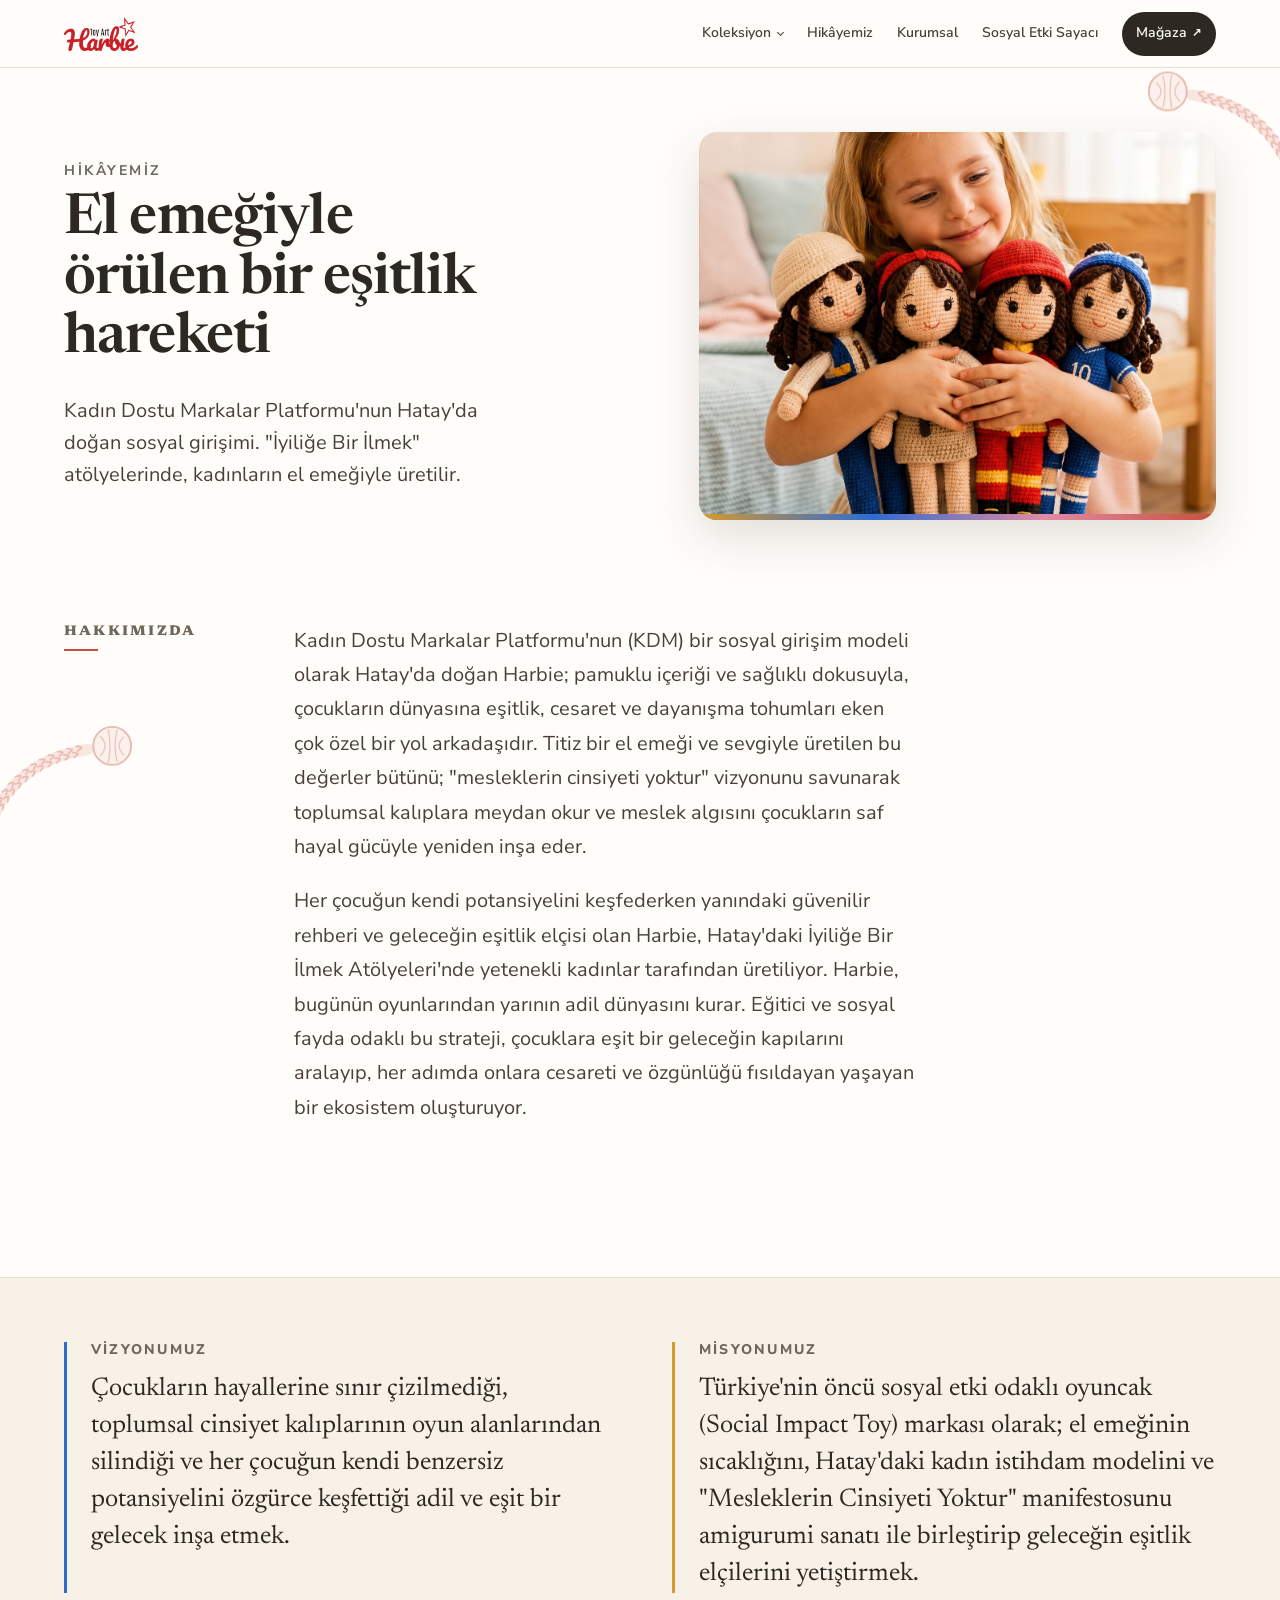
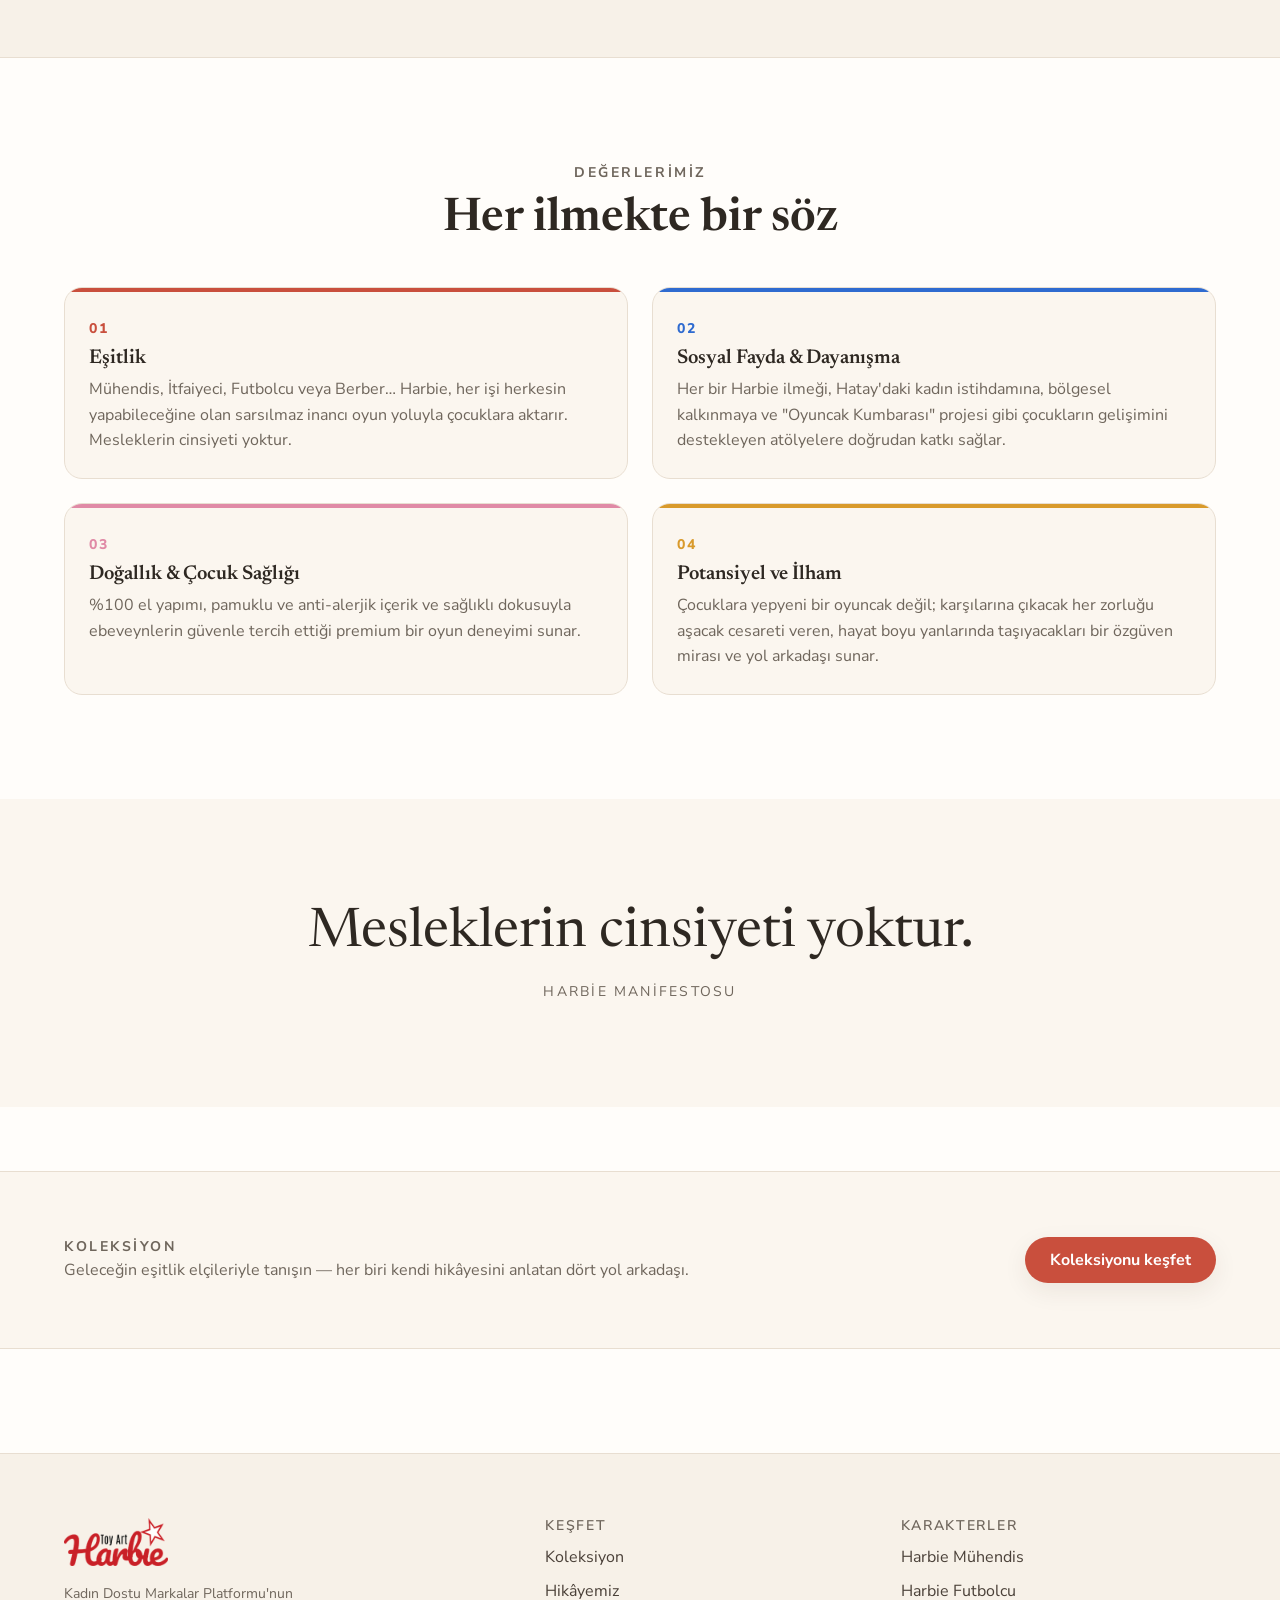
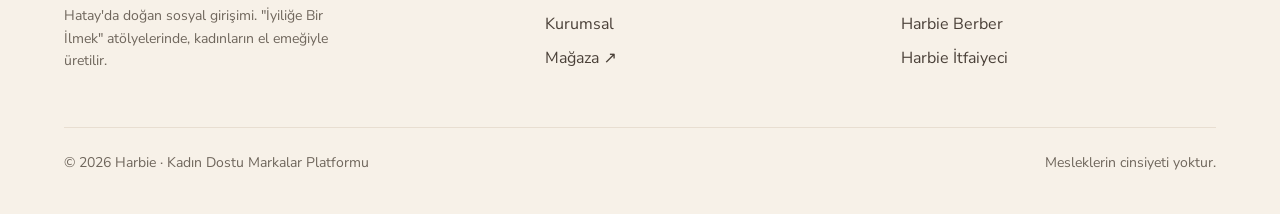
<file: hikayemiz.html>
<!DOCTYPE html>
<html lang="tr">
<head>
<meta charset="UTF-8">
<meta name="viewport" content="width=device-width, initial-scale=1">
<script>document.documentElement.classList.add('js')</script>
<title>Hikâyemiz — Harbie</title>
<meta name="description" content="Kadın Dostu Markalar Platformu'nun Hatay'da doğan sosyal girişimi Harbie'nin hikâyesi, vizyonu, misyonu ve değerleri.">
<meta name="robots" content="noindex">
<link rel="icon" href="assets/brand/favicon.png" sizes="any">
<link rel="apple-touch-icon" href="assets/brand/apple-touch-icon.png">
<link rel="preconnect" href="https://fonts.googleapis.com">
<link rel="preconnect" href="https://fonts.gstatic.com" crossorigin>
<link href="https://fonts.googleapis.com/css2?family=Newsreader:ital,opsz,wght@0,6..72,400;0,6..72,600;1,6..72,400&family=Nunito+Sans:wght@400;600;700;800&display=swap" rel="stylesheet">
<link rel="stylesheet" href="css/tokens.css">
<link rel="stylesheet" href="css/base.css">
<link rel="stylesheet" href="css/components.css">
<link rel="stylesheet" href="css/pages.css">
</head>
<body>

<header class="site-nav">
  <div class="container">
    <a class="nav-logo" href="index.html"><img src="assets/brand/harbie-logo.png" alt="Harbie Toy Art" width="990" height="457"></a>
    <nav class="nav-links">
      <span class="nav-item">
        <a href="index.html#koleksiyon">Koleksiyon</a>
        <span class="nav-menu">
          <a href="karakter-muhendis.html" style="--k:var(--k-muhendis)"><img src="assets/v3/img/nav/muhendis.jpg" alt="" width="132" height="176" loading="lazy"><span><b>Harbie Mühendis</b><i>İnşaat Sahası</i></span></a>
          <a href="karakter-futbolcu.html" style="--k:var(--k-futbolcu)"><img src="assets/v3/img/nav/futbolcu.jpg" alt="" width="132" height="176" loading="lazy"><span><b>Harbie Futbolcu</b><i>Saha</i></span></a>
          <a href="karakter-berber.html" style="--k:var(--k-berber)"><img src="assets/v3/img/nav/berber.jpg" alt="" width="132" height="176" loading="lazy"><span><b>Harbie Berber</b><i>Kuaför Salonu</i></span></a>
          <a href="karakter-itfaiyeci.html" style="--k:var(--k-itfaiyeci)"><img src="assets/v3/img/nav/itfaiyeci.jpg" alt="" width="132" height="176" loading="lazy"><span><b>Harbie İtfaiyeci</b><i>İtfaiye İstasyonu</i></span></a>
        </span>
      </span>
      <a href="hikayemiz.html">Hikâyemiz</a>
      <a href="kurumsal.html">Kurumsal</a>
      <a href="index.html#ses">Sosyal Etki Sayacı</a>
      <a class="nav-shop" href="https://shop.harbies.com" target="_blank" rel="noopener">Mağaza</a>
    </nav>
    <button class="nav-burger" data-burger aria-label="Menü" aria-expanded="false" aria-controls="mobile-menu"><span></span><span></span><span></span></button>
  </div>
</header>
<nav class="mobile-menu" id="mobile-menu" data-mobile-menu aria-label="Mobil menü">
  <a href="index.html#koleksiyon">Koleksiyon</a>
  <a class="mobile-sub" href="karakter-muhendis.html">Harbie Mühendis</a>
  <a class="mobile-sub" href="karakter-futbolcu.html">Harbie Futbolcu</a>
  <a class="mobile-sub" href="karakter-berber.html">Harbie Berber</a>
  <a class="mobile-sub" href="karakter-itfaiyeci.html">Harbie İtfaiyeci</a>
  <a href="hikayemiz.html">Hikâyemiz</a>
  <a href="kurumsal.html">Kurumsal</a>
  <a href="index.html#ses">Sosyal Etki Sayacı</a>
  <a class="nav-shop" href="https://shop.harbies.com" target="_blank" rel="noopener">Mağaza ↗</a>
</nav>

<main>
  <!-- ==================== GİRİŞ ==================== -->
  <section class="page-hero container reveal">
    <div class="page-hero-copy">
      <p class="kicker">Hikâyemiz</p>
      <h1>El emeğiyle örülen bir eşitlik hareketi</h1>
      <p class="page-hero-lead">Kadın Dostu Markalar Platformu'nun Hatay'da doğan sosyal girişimi. "İyiliğe Bir İlmek" atölyelerinde, kadınların el emeğiyle üretilir.</p>
    </div>
    <div class="page-hero-media">
      <img src="assets/v3/img/lifestyle-kucak.jpg" alt="Harbie bebeğini kucaklayan çocuk" loading="lazy">
    </div>
  </section>

  <!-- ==================== HAKKIMIZDA ==================== -->
  <section class="container reveal" style="padding-block:var(--space-4)" data-yarn="sag">
    <div class="story">
      <h2 class="story-label">Hakkımızda</h2>
      <div class="story-body">
        <p>Kadın Dostu Markalar Platformu'nun (KDM) bir sosyal girişim modeli olarak Hatay'da doğan Harbie; pamuklu içeriği ve sağlıklı dokusuyla, çocukların dünyasına eşitlik, cesaret ve dayanışma tohumları eken çok özel bir yol arkadaşıdır. Titiz bir el emeği ve sevgiyle üretilen bu değerler bütünü; "mesleklerin cinsiyeti yoktur" vizyonunu savunarak toplumsal kalıplara meydan okur ve meslek algısını çocukların saf hayal gücüyle yeniden inşa eder.</p>
        <p>Her çocuğun kendi potansiyelini keşfederken yanındaki güvenilir rehberi ve geleceğin eşitlik elçisi olan Harbie, Hatay'daki İyiliğe Bir İlmek Atölyeleri'nde yetenekli kadınlar tarafından üretiliyor. Harbie, bugünün oyunlarından yarının adil dünyasını kurar. Eğitici ve sosyal fayda odaklı bu strateji, çocuklara eşit bir geleceğin kapılarını aralayıp, her adımda onlara cesareti ve özgünlüğü fısıldayan yaşayan bir ekosistem oluşturuyor.</p>
      </div>
    </div>
  </section>

  <div class="knit-divider" aria-hidden="true"></div>

  <!-- ==================== VİZYON & MİSYON ==================== -->
  <section class="vm-band reveal">
    <div class="container vm-grid">
      <div class="vm-item" style="--k:var(--k-futbolcu)">
        <h2>Vizyonumuz</h2>
        <p>Çocukların hayallerine sınır çizilmediği, toplumsal cinsiyet kalıplarının oyun alanlarından silindiği ve her çocuğun kendi benzersiz potansiyelini özgürce keşfettiği adil ve eşit bir gelecek inşa etmek.</p>
      </div>
      <div class="vm-item" style="--k:var(--k-muhendis)">
        <h2>Misyonumuz</h2>
        <p>Türkiye'nin öncü sosyal etki odaklı oyuncak (Social Impact Toy) markası olarak; el emeğinin sıcaklığını, Hatay'daki kadın istihdam modelini ve "Mesleklerin Cinsiyeti Yoktur" manifestosunu amigurumi sanatı ile birleştirip geleceğin eşitlik elçilerini yetiştirmek.</p>
      </div>
    </div>
  </section>

  <!-- ==================== DEĞERLERİMİZ ==================== -->
  <section class="container reveal" style="padding-block:var(--space-4)" data-yarn="sol">
    <div style="text-align:center;max-width:56ch;margin-inline:auto">
      <p class="kicker">Değerlerimiz</p>
      <h2>Her ilmekte bir söz</h2>
    </div>
    <div class="card-grid card-grid--2">
      <div class="num-card" style="--k:var(--k-itfaiyeci)">
        <span class="num">01</span>
        <h3>Eşitlik</h3>
        <p>Mühendis, İtfaiyeci, Futbolcu veya Berber… Harbie, her işi herkesin yapabileceğine olan sarsılmaz inancı oyun yoluyla çocuklara aktarır. Mesleklerin cinsiyeti yoktur.</p>
      </div>
      <div class="num-card" style="--k:var(--k-futbolcu)">
        <span class="num">02</span>
        <h3>Sosyal Fayda &amp; Dayanışma</h3>
        <p>Her bir Harbie ilmeği, Hatay'daki kadın istihdamına, bölgesel kalkınmaya ve "Oyuncak Kumbarası" projesi gibi çocukların gelişimini destekleyen atölyelere doğrudan katkı sağlar.</p>
      </div>
      <div class="num-card" style="--k:var(--k-berber)">
        <span class="num">03</span>
        <h3>Doğallık &amp; Çocuk Sağlığı</h3>
        <p>%100 el yapımı, pamuklu ve anti-alerjik içerik ve sağlıklı dokusuyla ebeveynlerin güvenle tercih ettiği premium bir oyun deneyimi sunar.</p>
      </div>
      <div class="num-card" style="--k:var(--k-muhendis)">
        <span class="num">04</span>
        <h3>Potansiyel ve İlham</h3>
        <p>Çocuklara yepyeni bir oyuncak değil; karşılarına çıkacak her zorluğu aşacak cesareti veren, hayat boyu yanlarında taşıyacakları bir özgüven mirası ve yol arkadaşı sunar.</p>
      </div>
    </div>
  </section>

  <!-- ==================== MANİFESTO ALINTISI ==================== -->
  <section class="pull-quote reveal">
    <div class="container">
      <blockquote>Mesleklerin cinsiyeti yoktur.</blockquote>
      <cite>Harbie Manifestosu</cite>
    </div>
  </section>

  <section class="corp-strip reveal">
    <div class="container">
      <div>
        <p class="kicker">Koleksiyon</p>
        <p>Geleceğin eşitlik elçileriyle tanışın — her biri kendi hikâyesini anlatan dört yol arkadaşı.</p>
      </div>
      <a class="btn btn-primary" href="index.html#koleksiyon">Koleksiyonu keşfet</a>
    </div>
  </section>
</main>

<footer class="site-footer">
  <div class="container">
    <div class="footer-grid">
      <div class="footer-brand">
        <a class="nav-logo" href="index.html"><img src="assets/brand/harbie-logo.png" alt="Harbie Toy Art" width="990" height="457"></a>
        <p>Kadın Dostu Markalar Platformu'nun Hatay'da doğan sosyal girişimi. "İyiliğe Bir İlmek" atölyelerinde, kadınların el emeğiyle üretilir.</p>
      </div>
      <div class="footer-col">
        <h4>Keşfet</h4>
        <a href="index.html#koleksiyon">Koleksiyon</a>
        <a href="hikayemiz.html">Hikâyemiz</a>
        <a href="kurumsal.html">Kurumsal</a>
        <a href="https://shop.harbies.com" target="_blank" rel="noopener">Mağaza ↗</a>
      </div>
      <div class="footer-col">
        <h4>Karakterler</h4>
        <a href="karakter-muhendis.html">Harbie Mühendis</a>
        <a href="karakter-futbolcu.html">Harbie Futbolcu</a>
        <a href="karakter-berber.html">Harbie Berber</a>
        <a href="karakter-itfaiyeci.html">Harbie İtfaiyeci</a>
      </div>
    </div>
    <div class="footer-base">
      <span>© <span data-year>2026</span> Harbie · Kadın Dostu Markalar Platformu</span>
      <span>Mesleklerin cinsiyeti yoktur.</span>
    </div>
  </div>
</footer>

<script src="js/shell.js" defer></script>
<script src="js/vendor/gsap.min.js" defer></script>
<script src="js/vendor/ScrollTrigger.min.js" defer></script>
<script src="js/motion.js" defer></script>
<script src="js/yarn.js" defer></script>
</body>
</html>
</file>
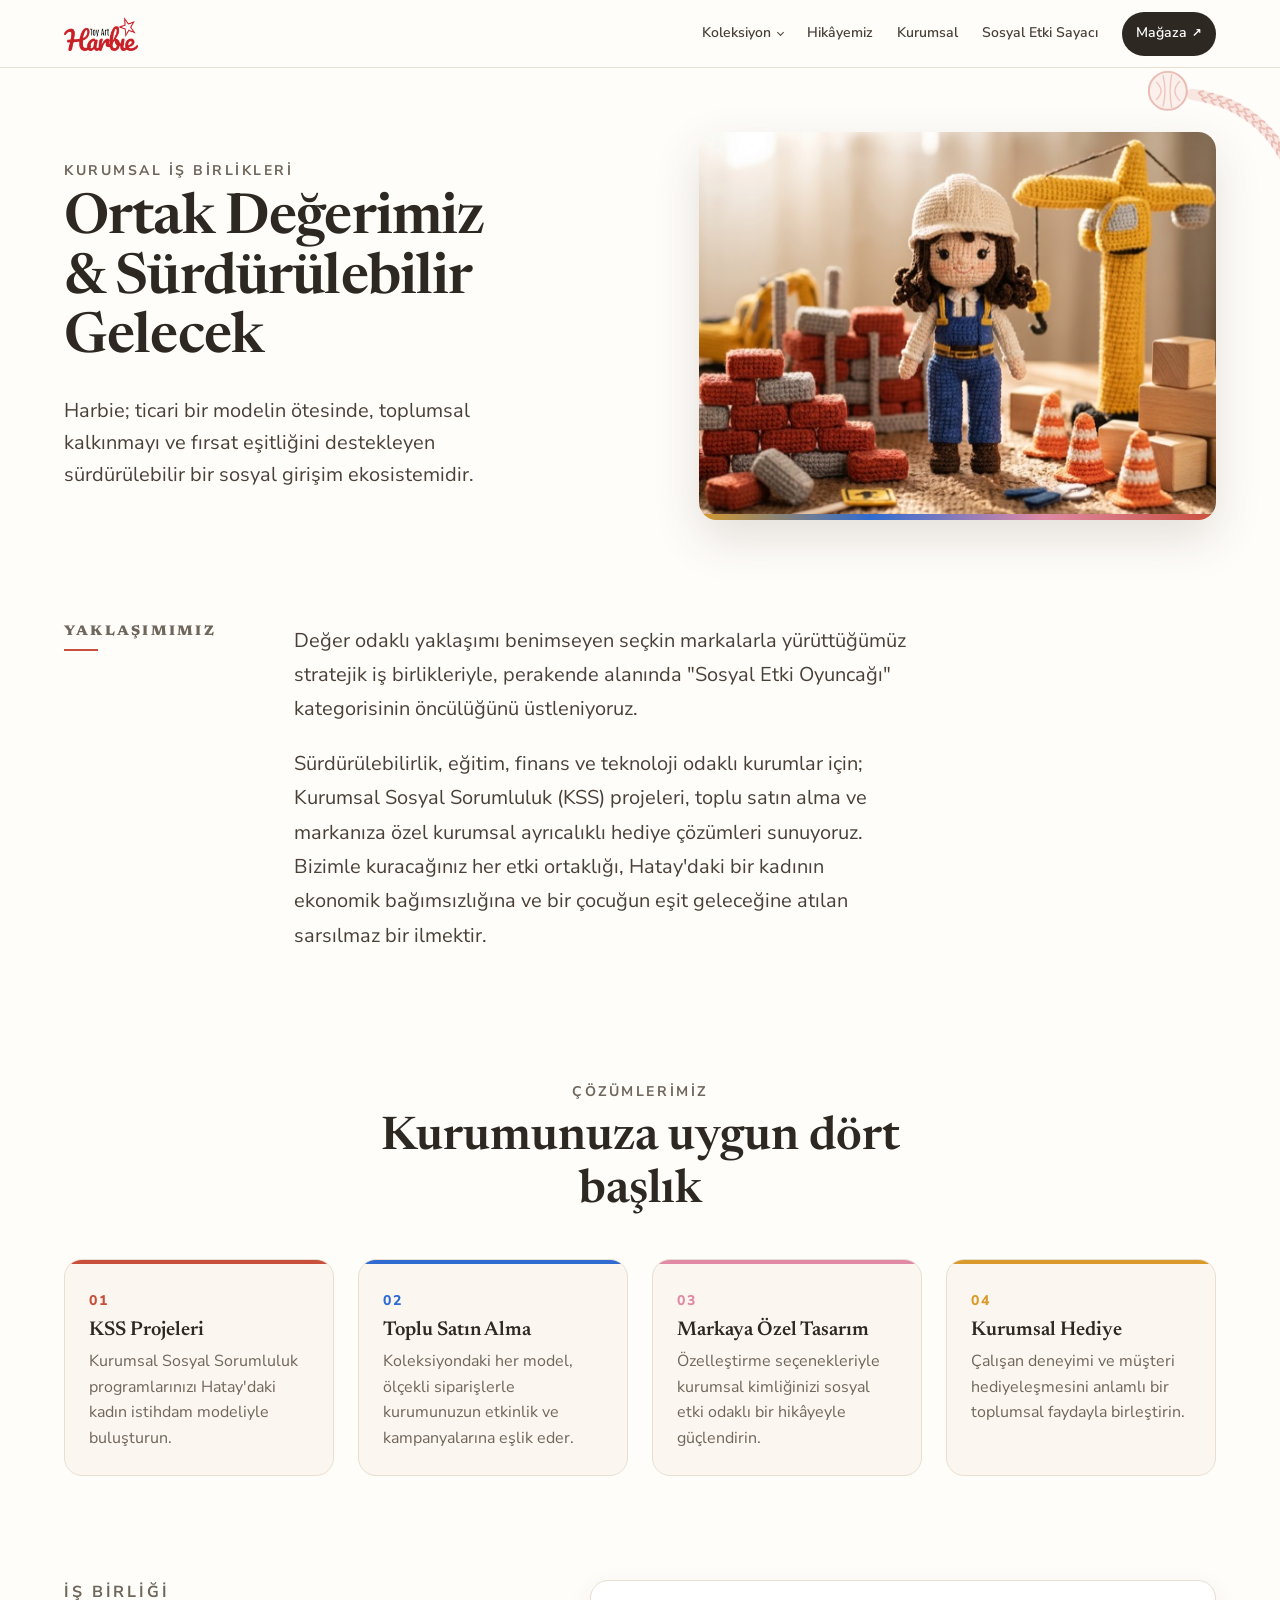
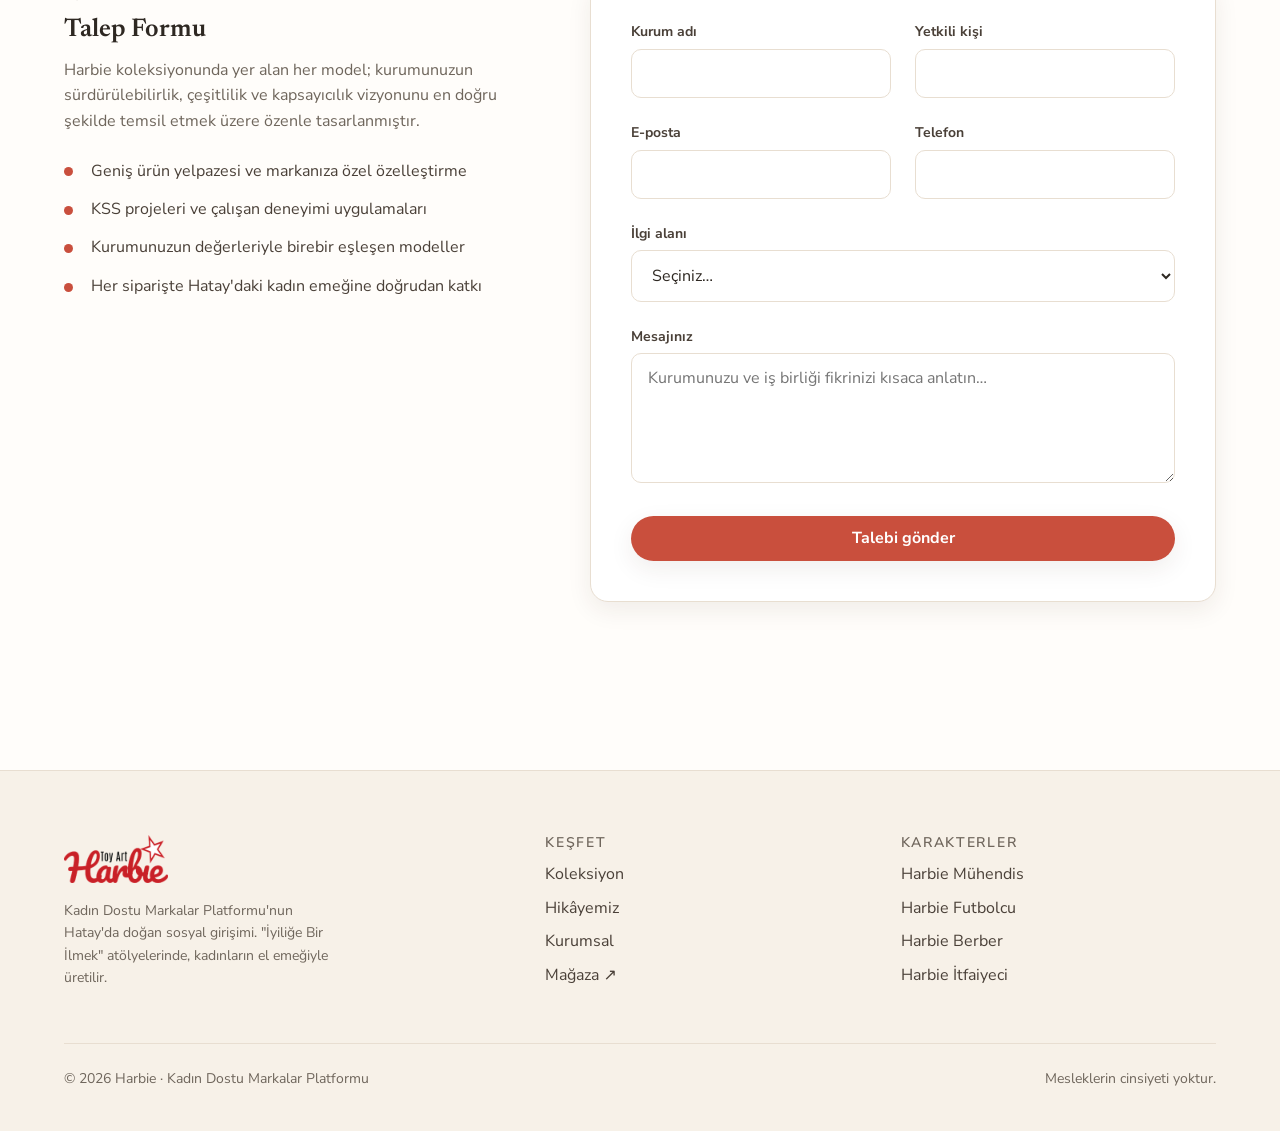
<file: kurumsal.html>
<!DOCTYPE html>
<html lang="tr">
<head>
<meta charset="UTF-8">
<meta name="viewport" content="width=device-width, initial-scale=1">
<script>document.documentElement.classList.add('js')</script>
<title>Kurumsal İş Birlikleri — Harbie</title>
<meta name="description" content="Harbie ile kurumsal iş birlikleri: KSS projeleri, toplu satın alma ve markanıza özel sosyal etki odaklı hediye çözümleri.">
<meta name="robots" content="noindex">
<link rel="icon" href="assets/brand/favicon.png" sizes="any">
<link rel="apple-touch-icon" href="assets/brand/apple-touch-icon.png">
<link rel="preconnect" href="https://fonts.googleapis.com">
<link rel="preconnect" href="https://fonts.gstatic.com" crossorigin>
<link href="https://fonts.googleapis.com/css2?family=Newsreader:ital,opsz,wght@0,6..72,400;0,6..72,600;1,6..72,400&family=Nunito+Sans:wght@400;600;700;800&display=swap" rel="stylesheet">
<link rel="stylesheet" href="css/tokens.css">
<link rel="stylesheet" href="css/base.css">
<link rel="stylesheet" href="css/components.css">
<link rel="stylesheet" href="css/pages.css">
</head>
<body>

<header class="site-nav">
  <div class="container">
    <a class="nav-logo" href="index.html"><img src="assets/brand/harbie-logo.png" alt="Harbie Toy Art" width="990" height="457"></a>
    <nav class="nav-links">
      <span class="nav-item">
        <a href="index.html#koleksiyon">Koleksiyon</a>
        <span class="nav-menu">
          <a href="karakter-muhendis.html" style="--k:var(--k-muhendis)"><img src="assets/v3/img/nav/muhendis.jpg" alt="" width="132" height="176" loading="lazy"><span><b>Harbie Mühendis</b><i>İnşaat Sahası</i></span></a>
          <a href="karakter-futbolcu.html" style="--k:var(--k-futbolcu)"><img src="assets/v3/img/nav/futbolcu.jpg" alt="" width="132" height="176" loading="lazy"><span><b>Harbie Futbolcu</b><i>Saha</i></span></a>
          <a href="karakter-berber.html" style="--k:var(--k-berber)"><img src="assets/v3/img/nav/berber.jpg" alt="" width="132" height="176" loading="lazy"><span><b>Harbie Berber</b><i>Kuaför Salonu</i></span></a>
          <a href="karakter-itfaiyeci.html" style="--k:var(--k-itfaiyeci)"><img src="assets/v3/img/nav/itfaiyeci.jpg" alt="" width="132" height="176" loading="lazy"><span><b>Harbie İtfaiyeci</b><i>İtfaiye İstasyonu</i></span></a>
        </span>
      </span>
      <a href="hikayemiz.html">Hikâyemiz</a>
      <a href="kurumsal.html">Kurumsal</a>
      <a href="index.html#ses">Sosyal Etki Sayacı</a>
      <a class="nav-shop" href="https://shop.harbies.com" target="_blank" rel="noopener">Mağaza</a>
    </nav>
    <button class="nav-burger" data-burger aria-label="Menü" aria-expanded="false" aria-controls="mobile-menu"><span></span><span></span><span></span></button>
  </div>
</header>
<nav class="mobile-menu" id="mobile-menu" data-mobile-menu aria-label="Mobil menü">
  <a href="index.html#koleksiyon">Koleksiyon</a>
  <a class="mobile-sub" href="karakter-muhendis.html">Harbie Mühendis</a>
  <a class="mobile-sub" href="karakter-futbolcu.html">Harbie Futbolcu</a>
  <a class="mobile-sub" href="karakter-berber.html">Harbie Berber</a>
  <a class="mobile-sub" href="karakter-itfaiyeci.html">Harbie İtfaiyeci</a>
  <a href="hikayemiz.html">Hikâyemiz</a>
  <a href="kurumsal.html">Kurumsal</a>
  <a href="index.html#ses">Sosyal Etki Sayacı</a>
  <a class="nav-shop" href="https://shop.harbies.com" target="_blank" rel="noopener">Mağaza ↗</a>
</nav>

<main>
  <!-- ==================== GIRIS ==================== -->
  <section class="page-hero container reveal">
    <div class="page-hero-copy">
      <p class="kicker">Kurumsal İş Birlikleri</p>
      <h1>Ortak Değerimiz &amp; Sürdürülebilir Gelecek</h1>
      <p class="page-hero-lead">Harbie; ticari bir modelin ötesinde, toplumsal kalkınmayı ve fırsat eşitliğini destekleyen sürdürülebilir bir sosyal girişim ekosistemidir.</p>
    </div>
    <div class="page-hero-media">
      <img src="assets/v3/img/g/muhendis-diorama.jpg" alt="Harbie Mühendis amigurumi sahnesi" loading="lazy">
    </div>
  </section>

  <!-- ==================== YAKLASIM ==================== -->
  <section class="container reveal" style="padding-block:var(--space-4)" data-yarn="sag">
    <div class="story">
      <h2 class="story-label">Yaklaşımımız</h2>
      <div class="story-body">
        <p>Değer odaklı yaklaşımı benimseyen seçkin markalarla yürüttüğümüz stratejik iş birlikleriyle, perakende alanında "Sosyal Etki Oyuncağı" kategorisinin öncülüğünü üstleniyoruz.</p>
        <p>Sürdürülebilirlik, eğitim, finans ve teknoloji odaklı kurumlar için; Kurumsal Sosyal Sorumluluk (KSS) projeleri, toplu satın alma ve markanıza özel kurumsal ayrıcalıklı hediye çözümleri sunuyoruz. Bizimle kuracağınız her etki ortaklığı, Hatay'daki bir kadının ekonomik bağımsızlığına ve bir çocuğun eşit geleceğine atılan sarsılmaz bir ilmektir.</p>
      </div>
    </div>
  </section>

  <div class="knit-divider" aria-hidden="true"></div>

  <!-- ==================== COZUMLER ==================== -->
  <section class="container reveal" style="padding-block:var(--space-4)">
    <div style="text-align:center;max-width:56ch;margin-inline:auto">
      <p class="kicker">Çözümlerimiz</p>
      <h2>Kurumunuza uygun dört başlık</h2>
    </div>
    <div class="card-grid card-grid--4">
      <div class="num-card" style="--k:var(--k-itfaiyeci)">
        <span class="num">01</span>
        <h3>KSS Projeleri</h3>
        <p>Kurumsal Sosyal Sorumluluk programlarınızı Hatay'daki kadın istihdam modeliyle buluşturun.</p>
      </div>
      <div class="num-card" style="--k:var(--k-futbolcu)">
        <span class="num">02</span>
        <h3>Toplu Satın Alma</h3>
        <p>Koleksiyondaki her model, ölçekli siparişlerle kurumunuzun etkinlik ve kampanyalarına eşlik eder.</p>
      </div>
      <div class="num-card" style="--k:var(--k-berber)">
        <span class="num">03</span>
        <h3>Markaya Özel Tasarım</h3>
        <p>Özelleştirme seçenekleriyle kurumsal kimliğinizi sosyal etki odaklı bir hikâyeyle güçlendirin.</p>
      </div>
      <div class="num-card" style="--k:var(--k-muhendis)">
        <span class="num">04</span>
        <h3>Kurumsal Hediye</h3>
        <p>Çalışan deneyimi ve müşteri hediyeleşmesini anlamlı bir toplumsal faydayla birleştirin.</p>
      </div>
    </div>
  </section>

  <!-- ==================== TALEP FORMU ==================== -->
  <section class="container reveal" style="padding-block:var(--space-5)">
    <div class="corp-layout">
      <div class="corp-aside">
        <p class="kicker">İş Birliği</p>
        <h2>Talep Formu</h2>
        <p>Harbie koleksiyonunda yer alan her model; kurumunuzun sürdürülebilirlik, çeşitlilik ve kapsayıcılık vizyonunu en doğru şekilde temsil etmek üzere özenle tasarlanmıştır.</p>
        <ul class="corp-points">
          <li>Geniş ürün yelpazesi ve markanıza özel özelleştirme</li>
          <li>KSS projeleri ve çalışan deneyimi uygulamaları</li>
          <li>Kurumunuzun değerleriyle birebir eşleşen modeller</li>
          <li>Her siparişte Hatay'daki kadın emeğine doğrudan katkı</li>
        </ul>
      </div>

      <div class="corp-form-wrap" style="margin:0;max-width:none">
        <div class="form-ok" data-form-ok tabindex="-1" role="status">
          Teşekkürler! Talebiniz alındı. Ekibimiz en kısa sürede sizinle iletişime geçecek.
        </div>
<form data-corp-form novalidate>
        <div class="form-row">
          <div class="form-field">
            <label for="kurum">Kurum adı</label>
            <input id="kurum" name="kurum" type="text" required autocomplete="organization">
          </div>
          <div class="form-field">
            <label for="yetkili">Yetkili kişi</label>
            <input id="yetkili" name="yetkili" type="text" required autocomplete="name">
          </div>
        </div>
        <div class="form-row">
          <div class="form-field">
            <label for="eposta">E-posta</label>
            <input id="eposta" name="eposta" type="email" required autocomplete="email">
          </div>
          <div class="form-field">
            <label for="telefon">Telefon</label>
            <input id="telefon" name="telefon" type="tel" autocomplete="tel">
          </div>
        </div>
        <div class="form-field">
          <label for="ilgi">İlgi alanı</label>
          <select id="ilgi" name="ilgi" required>
            <option value="">Seçiniz…</option>
            <option>Kurumsal Sosyal Sorumluluk (KSS) projesi</option>
            <option>Toplu satın alma</option>
            <option>Markaya özel tasarım</option>
            <option>Kurumsal hediye</option>
            <option>Diğer</option>
          </select>
        </div>
        <div class="form-field">
          <label for="mesaj">Mesajınız</label>
          <textarea id="mesaj" name="mesaj" placeholder="Kurumunuzu ve iş birliği fikrinizi kısaca anlatın…"></textarea>
        </div>
        <button type="submit" class="btn btn-primary" style="width:100%;justify-content:center">Talebi gönder</button>
      </form>
      </div>
    </div>
  </section>
</main>

<footer class="site-footer">
  <div class="container">
    <div class="footer-grid">
      <div class="footer-brand">
        <a class="nav-logo" href="index.html"><img src="assets/brand/harbie-logo.png" alt="Harbie Toy Art" width="990" height="457"></a>
        <p>Kadın Dostu Markalar Platformu'nun Hatay'da doğan sosyal girişimi. "İyiliğe Bir İlmek" atölyelerinde, kadınların el emeğiyle üretilir.</p>
      </div>
      <div class="footer-col">
        <h4>Keşfet</h4>
        <a href="index.html#koleksiyon">Koleksiyon</a>
        <a href="hikayemiz.html">Hikâyemiz</a>
        <a href="kurumsal.html">Kurumsal</a>
        <a href="https://shop.harbies.com" target="_blank" rel="noopener">Mağaza ↗</a>
      </div>
      <div class="footer-col">
        <h4>Karakterler</h4>
        <a href="karakter-muhendis.html">Harbie Mühendis</a>
        <a href="karakter-futbolcu.html">Harbie Futbolcu</a>
        <a href="karakter-berber.html">Harbie Berber</a>
        <a href="karakter-itfaiyeci.html">Harbie İtfaiyeci</a>
      </div>
    </div>
    <div class="footer-base">
      <span>© <span data-year>2026</span> Harbie · Kadın Dostu Markalar Platformu</span>
      <span>Mesleklerin cinsiyeti yoktur.</span>
    </div>
  </div>
</footer>

<script src="js/shell.js" defer></script>
<script src="js/form.js" defer></script>
<script src="js/vendor/gsap.min.js" defer></script>
<script src="js/vendor/ScrollTrigger.min.js" defer></script>
<script src="js/motion.js" defer></script>
<script src="js/yarn.js" defer></script>
</body>
</html>
</file>
<file: css/tokens.css>
/* ============================================================
   HARBIE v3 — Tasarım Tokenları
   ============================================================ */
:root{
  /* Zemin & mürekkep — premium beyaz alan (K4, docx) */
  --bg:#fffdfa;
  --bg-soft:#f7f1e8;
  --bg-tint:#fbf6ef;
  --ink:#2e2822;
  --ink-soft:#4a4038;
  --muted:#6f665c;
  --line:#e8ded1;
  --white:#ffffff;

  /* Karakter vurgu renkleri */
  --k-muhendis:#d99a2b;  /* hardal/kehribar — kıyafeti maviyle çakışmasın */
  --k-futbolcu:#2f6bd0;  /* mavi */
  --k-berber:#e08aa6;    /* pudra */
  --k-itfaiyeci:#c94f3d; /* kırmızı */
  --accent:var(--k-itfaiyeci);      /* varsayılan marka aksiyonu */
  --active-accent:var(--k-itfaiyeci); /* scroll ile geçişli aktif renk (motion.js) */

  /* Tipografi */
  --font-serif:"Newsreader",Georgia,"Times New Roman",serif;
  --font-sans:"Nunito Sans",-apple-system,BlinkMacSystemFont,system-ui,sans-serif;
  --step--1:.8rem;
  --step-0:.875rem;
  --step-1:1rem;
  --step-2:1.25rem;
  --step-3:1.6rem;
  --step-4:2.1rem;
  --step-5:2.9rem;
  --step-6:clamp(2.6rem,6vw,4.4rem);

  /* Boşluk & şekil */
  --space-1:.5rem;
  --space-2:1rem;
  --space-3:1.5rem;
  --space-4:2.5rem;
  --space-5:4rem;
  --space-6:6.5rem;
  --radius:18px;
  --radius-sm:10px;
  --radius-pill:999px;
  --shadow-card:0 18px 48px rgba(60,44,28,.14);
  --shadow-soft:0 8px 24px rgba(60,44,28,.08);
  --maxw:1200px;
  --nav-h:68px;

  /* Hareket */
  --ease:cubic-bezier(.2,.7,.3,1);
  --dur:.5s;
}
</file>
<file: css/base.css>
/* ============================================================
   HARBIE v3 — Base: reset, tipografi, nav, footer
   ============================================================ */
*,*::before,*::after{box-sizing:border-box}
html{-webkit-text-size-adjust:100%}
body{
  margin:0;
  background:var(--bg);
  color:var(--ink);
  font-family:var(--font-sans);
  font-size:var(--step-1);
  line-height:1.6;
  -webkit-font-smoothing:antialiased;
  overflow-x:hidden;
}
img,video{max-width:100%;display:block}
a{color:inherit;text-decoration:none}
h1,h2,h3,h4{font-family:var(--font-serif);font-weight:600;line-height:1.15;margin:0 0 .5em;color:var(--ink)}
h1{font-size:var(--step-6)}
h2{font-size:var(--step-5)}
h3{font-size:var(--step-4)}
p{margin:0 0 1em}
::selection{background:var(--accent);color:#fff}
:focus-visible{outline:2px solid var(--accent);outline-offset:3px;border-radius:4px}

.container{max-width:var(--maxw);margin-inline:auto;padding-inline:var(--space-3)}
.kicker{font-size:var(--step-0);letter-spacing:.18em;text-transform:uppercase;color:var(--muted);font-weight:700;margin:0 0 .6em}

/* ---------- Buton ---------- */
.btn{
  display:inline-flex;align-items:center;gap:.5em;
  padding:.72em 1.5em;border-radius:var(--radius-pill);
  font-family:var(--font-sans);font-size:var(--step-1);font-weight:700;line-height:1.25;
  cursor:pointer;border:1px solid transparent;
  transition:transform .2s var(--ease),background .2s var(--ease),box-shadow .2s var(--ease);
}
.btn:hover{transform:translateY(-2px)}
.btn-primary{background:var(--accent);color:#fff;box-shadow:var(--shadow-soft)}
.btn-primary:hover{box-shadow:0 12px 28px rgba(201,79,61,.32)}
.btn-ghost{background:transparent;color:var(--ink);border-color:rgba(46,40,34,.28)}
.btn-ghost:hover{border-color:var(--ink);background:rgba(46,40,34,.04)}

/* ---------- Nav ---------- */
.site-nav{
  position:sticky;top:0;z-index:50;height:var(--nav-h);
  display:flex;align-items:center;
  background:rgba(255,253,250,.82);
  backdrop-filter:saturate(1.4) blur(12px);
  -webkit-backdrop-filter:saturate(1.4) blur(12px);
  border-bottom:1px solid var(--line);
}
.site-nav .container{display:flex;align-items:center;gap:var(--space-3);width:100%}
.nav-logo{display:inline-flex;align-items:center;min-height:44px}
.nav-logo img{display:block;height:34px;width:auto}
.nav-links{display:flex;align-items:center;gap:var(--space-3);margin-left:auto}
.nav-links a{font-size:var(--step-0);font-weight:600;color:var(--ink-soft);transition:color .2s;
  display:inline-flex;align-items:center;min-height:44px}
.nav-links a:hover{color:var(--ink)}

/* ---------- Koleksiyon açılır menüsü ---------- */
.nav-item{position:relative;display:inline-flex}
.nav-item > a::after{
  content:"";width:5px;height:5px;margin-left:.5em;
  border-right:1.5px solid currentColor;border-bottom:1.5px solid currentColor;
  transform:translateY(-1px) rotate(45deg);transition:transform .25s var(--ease);
}
.nav-item:hover > a::after,
.nav-item:focus-within > a::after{transform:translateY(1px) rotate(225deg)}

.nav-menu{
  position:absolute;top:calc(100% + 14px);left:50%;
  transform:translateX(-50%) translateY(8px);
  min-width:290px;padding:.4rem;
  background:var(--white);border:1px solid var(--line);
  border-radius:var(--radius-sm);box-shadow:var(--shadow-card);
  display:grid;gap:2px;
  opacity:0;visibility:hidden;
  transition:opacity .22s var(--ease),transform .22s var(--ease),visibility .22s;
}
/* fare köprüsü: bağlantı ile panel arasındaki boşlukta menü kapanmasın */
.nav-menu::before{content:"";position:absolute;left:0;right:0;top:-16px;height:16px}
.nav-item:hover .nav-menu,
.nav-item:focus-within .nav-menu{
  opacity:1;visibility:visible;transform:translateX(-50%) translateY(0);
}
.nav-menu a{
  display:flex;align-items:center;gap:.75em;
  padding:.4rem .5rem;border-radius:8px;min-height:44px;
  color:var(--ink) !important;transition:background .18s var(--ease);
}
.nav-menu a:hover{background:var(--bg-tint)}
.nav-menu img{
  width:33px;height:44px;flex:none;border-radius:6px;
  object-fit:cover;background:var(--bg-tint);
}
.nav-menu b{display:block;font-size:var(--step-0);font-weight:700;line-height:1.25}
.nav-menu i{
  display:block;font-style:normal;font-size:var(--step--1);
  color:var(--muted);line-height:1.3;
}
.nav-menu a:hover b{color:var(--k,var(--accent))}
@media (prefers-reduced-motion:reduce){
  .nav-menu{transition:none}
  .nav-item > a::after{transition:none}
}
.nav-shop{
  display:inline-flex;align-items:center;gap:.35em;
  padding:.4em 1em;border-radius:var(--radius-pill);min-height:44px;
  background:var(--ink);color:#fff !important;
}
.nav-shop::after{content:"↗";font-size:.85em}
.nav-shop:hover{background:var(--accent)}
.nav-burger{display:none;margin-left:auto;width:40px;height:40px;border:0;background:none;cursor:pointer;flex-direction:column;justify-content:center;gap:5px}
.nav-burger span{display:block;height:2px;width:22px;background:var(--ink);margin-inline:auto;transition:transform .3s var(--ease),opacity .2s}
.nav-burger.open span:nth-child(1){transform:translateY(7px) rotate(45deg)}
.nav-burger.open span:nth-child(2){opacity:0}
.nav-burger.open span:nth-child(3){transform:translateY(-7px) rotate(-45deg)}

/* Mobil menü */
.mobile-menu{
  position:fixed;inset:var(--nav-h) 0 0 0;z-index:49;
  background:var(--bg);
  display:flex;flex-direction:column;gap:var(--space-2);
  padding:var(--space-4) var(--space-3);
  transform:translateX(100%);transition:transform .35s var(--ease);
  visibility:hidden;
}
.mobile-menu.open{transform:translateX(0);visibility:visible}
.mobile-menu a{font-family:var(--font-serif);font-size:var(--step-3);color:var(--ink);padding-block:.3em;border-bottom:1px solid var(--line)}
.mobile-menu .mobile-sub{
  font-size:var(--step-2);color:var(--ink-soft);
  padding-left:var(--space-2);border-bottom-style:dashed;
}

@media (max-width:860px){
  .nav-links{display:none}
  .nav-burger{display:flex}
}

/* ---------- Footer ---------- */
.site-footer{
  margin-top:var(--space-6);
  background:var(--bg-soft);
  border-top:1px solid var(--line);
  padding-block:var(--space-5) var(--space-4);
}
.footer-grid{display:grid;grid-template-columns:1.4fr 1fr 1fr;gap:var(--space-4)}
.footer-brand .nav-logo img{height:48px}
.footer-brand p{color:var(--muted);font-size:var(--step-0);max-width:34ch;margin-top:.6em}
.footer-col h4{font-family:var(--font-sans);font-size:var(--step-0);letter-spacing:.12em;text-transform:uppercase;color:var(--muted)}
.footer-col a{display:block;color:var(--ink-soft);font-size:var(--step-1);padding-block:.25em}
.footer-col a:hover{color:var(--accent)}
.footer-base{margin-top:var(--space-4);padding-top:var(--space-3);border-top:1px solid var(--line);color:var(--muted);font-size:var(--step-0);display:flex;justify-content:space-between;flex-wrap:wrap;gap:.5em}
@media (max-width:760px){
  .footer-grid{grid-template-columns:1fr;gap:var(--space-3)}
}

/* Reveal — yalnızca JS varken gizle (JS yoksa içerik tam görünür kalır).
   .js sınıfı <head>'deki senkron inline script ile eklenir; FOUC yok. */
.js .reveal{opacity:0;transform:translateY(18px);transition:opacity .7s var(--ease),transform .7s var(--ease)}
.js .reveal.in{opacity:1;transform:none}
@media (prefers-reduced-motion:reduce){
  .js .reveal{opacity:1 !important;transform:none !important;transition:none}
  .btn:hover{transform:none}
  *{scroll-behavior:auto !important}
}
</file>
<file: css/components.css>
/* ============================================================
   HARBIE v3 — Bileşenler: sahne, lifestyle, SES, kurumsal, form
   ============================================================ */

/* ---------- İplik ayırıcı: örgü kordon, V ilmekli (tekrarlayan desen) ---------- */
.knit-divider{position:relative;height:48px;width:100%}
.knit-divider::before,
.knit-divider::after{
  content:"";position:absolute;inset:0;
  background-color:var(--accent);           /* renk bölümden gelir */
  -webkit-mask-repeat:repeat-x;mask-repeat:repeat-x;
  -webkit-mask-size:240px 48px;mask-size:240px 48px;   /* kalınlık her genişlikte sabit */
  -webkit-mask-position:center;mask-position:center;
}
/* gövde: açık ton */
.knit-divider::before{
  opacity:.18;
  -webkit-mask-image:url("data:image/svg+xml,<svg%20xmlns='http://www.w3.org/2000/svg'%20viewBox='0%200%20240%2048'><g%20fill='none'%20stroke='%23000'%20stroke-linecap='round'%20stroke-linejoin='round'><path%20d='M0%2024%20L6%2024.78%20L12%2025.55%20L18%2026.27%20L24%2026.94%20L30%2027.54%20L36%2028.05%20L42%2028.46%20L48%2028.76%20L54%2028.94%20L60%2029%20L66%2028.94%20L72%2028.76%20L78%2028.46%20L84%2028.05%20L90%2027.54%20L96%2026.94%20L102%2026.27%20L108%2025.55%20L114%2024.78%20L120%2024%20L126%2023.22%20L132%2022.45%20L138%2021.73%20L144%2021.06%20L150%2020.46%20L156%2019.95%20L162%2019.54%20L168%2019.24%20L174%2019.06%20L180%2019%20L186%2019.06%20L192%2019.24%20L198%2019.54%20L204%2019.95%20L210%2020.46%20L216%2021.06%20L222%2021.73%20L228%2022.45%20L234%2023.22%20L240%2024'%20stroke-width='22'/></g></svg>");
  mask-image:url("data:image/svg+xml,<svg%20xmlns='http://www.w3.org/2000/svg'%20viewBox='0%200%20240%2048'><g%20fill='none'%20stroke='%23000'%20stroke-linecap='round'%20stroke-linejoin='round'><path%20d='M0%2024%20L6%2024.78%20L12%2025.55%20L18%2026.27%20L24%2026.94%20L30%2027.54%20L36%2028.05%20L42%2028.46%20L48%2028.76%20L54%2028.94%20L60%2029%20L66%2028.94%20L72%2028.76%20L78%2028.46%20L84%2028.05%20L90%2027.54%20L96%2026.94%20L102%2026.27%20L108%2025.55%20L114%2024.78%20L120%2024%20L126%2023.22%20L132%2022.45%20L138%2021.73%20L144%2021.06%20L150%2020.46%20L156%2019.95%20L162%2019.54%20L168%2019.24%20L174%2019.06%20L180%2019%20L186%2019.06%20L192%2019.24%20L198%2019.54%20L204%2019.95%20L210%2020.46%20L216%2021.06%20L222%2021.73%20L228%2022.45%20L234%2023.22%20L240%2024'%20stroke-width='22'/></g></svg>");
}
/* V ilmekler + alt kenar: koyu ton */
.knit-divider::after{
  opacity:.42;
  -webkit-mask-image:url("data:image/svg+xml,<svg%20xmlns='http://www.w3.org/2000/svg'%20viewBox='0%200%20240%2048'><g%20fill='none'%20stroke='%23000'%20stroke-linecap='round'%20stroke-linejoin='round'><path%20d='M-3.78%2023.61%20Q1.79%2022.62%204.93%2020.21%20Q2.52%2017.07%20-2.61%2014.68%20M9.55%2025.35%20Q15.12%2024.32%2018.24%2021.88%20Q15.8%2018.76%2010.65%2016.41%20M22.88%2026.93%20Q28.42%2025.78%2031.48%2023.27%20Q28.98%2020.21%2023.77%2017.98%20M36.2%2028.18%20Q41.7%2026.84%2044.68%2024.23%20Q42.07%2021.25%2036.79%2019.2%20M49.53%2028.94%20Q54.97%2027.36%2057.83%2024.63%20Q55.1%2021.76%2049.74%2019.94%20M62.87%2029.11%20Q68.23%2027.29%2070.97%2024.43%20Q68.1%2021.69%2062.67%2020.11%20M76.21%2028.68%20Q81.49%2026.63%2084.1%2023.65%20Q81.13%2021.04%2075.63%2019.7%20M89.56%2027.69%20Q94.77%2025.46%2097.27%2022.4%20Q94.21%2019.89%2088.66%2018.74%20M102.91%2026.27%20Q108.06%2023.93%20110.5%2020.81%20Q107.38%2018.37%20101.81%2017.34%20M116.25%2024.59%20Q121.38%2022.21%20123.79%2019.07%20Q120.65%2016.65%20115.08%2015.67%20M129.57%2022.85%20Q134.73%2020.51%20137.16%2017.39%20Q134.04%2014.95%20128.48%2013.92%20M142.9%2021.26%20Q148.1%2019.03%20150.61%2015.97%20Q147.54%2013.46%20142%2012.31%20M156.21%2020.02%20Q161.49%2017.97%20164.1%2014.99%20Q161.13%2012.38%20155.63%2011.04%20M169.54%2019.26%20Q174.9%2017.44%20177.63%2014.58%20Q174.77%2011.84%20169.33%2010.26%20M182.87%2019.09%20Q188.3%2017.51%20191.17%2014.78%20Q188.43%2011.91%20183.07%2010.09%20M196.2%2019.52%20Q201.7%2018.18%20204.68%2015.57%20Q202.07%2012.59%20196.79%2010.54%20M209.54%2020.51%20Q215.08%2019.35%20218.15%2016.85%20Q215.64%2013.78%20210.44%2011.55%20M222.88%2021.93%20Q228.45%2020.9%20231.57%2018.46%20Q229.13%2015.34%20223.98%2012.99%20M1.76%2033.21%20Q7.33%2032.21%2010.47%2029.79%20Q8.05%2026.66%202.91%2024.28%20M15.22%2034.92%20Q20.78%2033.83%2023.88%2031.37%20Q21.41%2028.27%2016.24%2025.97%20M28.8%2036.38%20Q34.32%2035.14%2037.35%2032.58%20Q34.79%2029.56%2029.56%2027.41%20M42.47%2037.42%20Q47.94%2035.96%2050.87%2033.29%20Q48.19%2030.37%2042.87%2028.43%20M56.2%2037.9%20Q61.6%2036.2%2064.4%2033.4%20Q61.6%2030.6%2056.2%2028.9%20M69.94%2037.76%20Q75.25%2035.82%2077.93%2032.9%20Q75%2030.23%2069.53%2028.77%20M83.63%2037.02%20Q88.86%2034.87%2091.42%2031.85%20Q88.4%2029.29%2082.87%2028.05%20M97.23%2035.77%20Q102.4%2033.47%20104.87%2030.38%20Q101.77%2027.91%2096.21%2026.83%20M110.7%2034.18%20Q115.84%2031.8%20118.26%2028.67%20Q115.12%2026.25%20109.55%2025.25%20M124.04%2032.44%20Q129.17%2030.07%20131.59%2026.93%20Q128.46%2024.51%20122.89%2023.52%20M137.23%2030.77%20Q142.4%2028.47%20144.87%2025.38%20Q141.77%2022.91%20136.21%2021.83%20M150.29%2029.36%20Q155.53%2027.21%20158.09%2024.19%20Q155.06%2021.63%20149.54%2020.39%20M163.27%2028.36%20Q168.59%2026.42%20171.26%2023.5%20Q168.34%2020.83%20162.87%2019.37%20M176.2%2027.9%20Q181.6%2026.2%20184.4%2023.4%20Q181.6%2020.6%20176.2%2018.9%20M189.14%2028.02%20Q194.61%2026.57%20197.53%2023.89%20Q194.86%2020.97%20189.54%2019.03%20M202.13%2028.72%20Q207.66%2027.48%20210.68%2024.92%20Q208.13%2021.9%20202.89%2019.75%20M215.22%2029.92%20Q220.78%2028.83%20223.88%2026.37%20Q221.41%2023.27%20216.24%2020.97%20M228.43%2031.47%20Q234%2030.48%20237.13%2028.06%20Q234.72%2024.92%20229.58%2022.55'%20stroke-width='3.1'/><path%20d='M0%2024%20L6%2024.78%20L12%2025.55%20L18%2026.27%20L24%2026.94%20L30%2027.54%20L36%2028.05%20L42%2028.46%20L48%2028.76%20L54%2028.94%20L60%2029%20L66%2028.94%20L72%2028.76%20L78%2028.46%20L84%2028.05%20L90%2027.54%20L96%2026.94%20L102%2026.27%20L108%2025.55%20L114%2024.78%20L120%2024%20L126%2023.22%20L132%2022.45%20L138%2021.73%20L144%2021.06%20L150%2020.46%20L156%2019.95%20L162%2019.54%20L168%2019.24%20L174%2019.06%20L180%2019%20L186%2019.06%20L192%2019.24%20L198%2019.54%20L204%2019.95%20L210%2020.46%20L216%2021.06%20L222%2021.73%20L228%2022.45%20L234%2023.22%20L240%2024'%20stroke-width='2.2'%20transform='translate(0,9.4)'/></g></svg>");
  mask-image:url("data:image/svg+xml,<svg%20xmlns='http://www.w3.org/2000/svg'%20viewBox='0%200%20240%2048'><g%20fill='none'%20stroke='%23000'%20stroke-linecap='round'%20stroke-linejoin='round'><path%20d='M-3.78%2023.61%20Q1.79%2022.62%204.93%2020.21%20Q2.52%2017.07%20-2.61%2014.68%20M9.55%2025.35%20Q15.12%2024.32%2018.24%2021.88%20Q15.8%2018.76%2010.65%2016.41%20M22.88%2026.93%20Q28.42%2025.78%2031.48%2023.27%20Q28.98%2020.21%2023.77%2017.98%20M36.2%2028.18%20Q41.7%2026.84%2044.68%2024.23%20Q42.07%2021.25%2036.79%2019.2%20M49.53%2028.94%20Q54.97%2027.36%2057.83%2024.63%20Q55.1%2021.76%2049.74%2019.94%20M62.87%2029.11%20Q68.23%2027.29%2070.97%2024.43%20Q68.1%2021.69%2062.67%2020.11%20M76.21%2028.68%20Q81.49%2026.63%2084.1%2023.65%20Q81.13%2021.04%2075.63%2019.7%20M89.56%2027.69%20Q94.77%2025.46%2097.27%2022.4%20Q94.21%2019.89%2088.66%2018.74%20M102.91%2026.27%20Q108.06%2023.93%20110.5%2020.81%20Q107.38%2018.37%20101.81%2017.34%20M116.25%2024.59%20Q121.38%2022.21%20123.79%2019.07%20Q120.65%2016.65%20115.08%2015.67%20M129.57%2022.85%20Q134.73%2020.51%20137.16%2017.39%20Q134.04%2014.95%20128.48%2013.92%20M142.9%2021.26%20Q148.1%2019.03%20150.61%2015.97%20Q147.54%2013.46%20142%2012.31%20M156.21%2020.02%20Q161.49%2017.97%20164.1%2014.99%20Q161.13%2012.38%20155.63%2011.04%20M169.54%2019.26%20Q174.9%2017.44%20177.63%2014.58%20Q174.77%2011.84%20169.33%2010.26%20M182.87%2019.09%20Q188.3%2017.51%20191.17%2014.78%20Q188.43%2011.91%20183.07%2010.09%20M196.2%2019.52%20Q201.7%2018.18%20204.68%2015.57%20Q202.07%2012.59%20196.79%2010.54%20M209.54%2020.51%20Q215.08%2019.35%20218.15%2016.85%20Q215.64%2013.78%20210.44%2011.55%20M222.88%2021.93%20Q228.45%2020.9%20231.57%2018.46%20Q229.13%2015.34%20223.98%2012.99%20M1.76%2033.21%20Q7.33%2032.21%2010.47%2029.79%20Q8.05%2026.66%202.91%2024.28%20M15.22%2034.92%20Q20.78%2033.83%2023.88%2031.37%20Q21.41%2028.27%2016.24%2025.97%20M28.8%2036.38%20Q34.32%2035.14%2037.35%2032.58%20Q34.79%2029.56%2029.56%2027.41%20M42.47%2037.42%20Q47.94%2035.96%2050.87%2033.29%20Q48.19%2030.37%2042.87%2028.43%20M56.2%2037.9%20Q61.6%2036.2%2064.4%2033.4%20Q61.6%2030.6%2056.2%2028.9%20M69.94%2037.76%20Q75.25%2035.82%2077.93%2032.9%20Q75%2030.23%2069.53%2028.77%20M83.63%2037.02%20Q88.86%2034.87%2091.42%2031.85%20Q88.4%2029.29%2082.87%2028.05%20M97.23%2035.77%20Q102.4%2033.47%20104.87%2030.38%20Q101.77%2027.91%2096.21%2026.83%20M110.7%2034.18%20Q115.84%2031.8%20118.26%2028.67%20Q115.12%2026.25%20109.55%2025.25%20M124.04%2032.44%20Q129.17%2030.07%20131.59%2026.93%20Q128.46%2024.51%20122.89%2023.52%20M137.23%2030.77%20Q142.4%2028.47%20144.87%2025.38%20Q141.77%2022.91%20136.21%2021.83%20M150.29%2029.36%20Q155.53%2027.21%20158.09%2024.19%20Q155.06%2021.63%20149.54%2020.39%20M163.27%2028.36%20Q168.59%2026.42%20171.26%2023.5%20Q168.34%2020.83%20162.87%2019.37%20M176.2%2027.9%20Q181.6%2026.2%20184.4%2023.4%20Q181.6%2020.6%20176.2%2018.9%20M189.14%2028.02%20Q194.61%2026.57%20197.53%2023.89%20Q194.86%2020.97%20189.54%2019.03%20M202.13%2028.72%20Q207.66%2027.48%20210.68%2024.92%20Q208.13%2021.9%20202.89%2019.75%20M215.22%2029.92%20Q220.78%2028.83%20223.88%2026.37%20Q221.41%2023.27%20216.24%2020.97%20M228.43%2031.47%20Q234%2030.48%20237.13%2028.06%20Q234.72%2024.92%20229.58%2022.55'%20stroke-width='3.1'/><path%20d='M0%2024%20L6%2024.78%20L12%2025.55%20L18%2026.27%20L24%2026.94%20L30%2027.54%20L36%2028.05%20L42%2028.46%20L48%2028.76%20L54%2028.94%20L60%2029%20L66%2028.94%20L72%2028.76%20L78%2028.46%20L84%2028.05%20L90%2027.54%20L96%2026.94%20L102%2026.27%20L108%2025.55%20L114%2024.78%20L120%2024%20L126%2023.22%20L132%2022.45%20L138%2021.73%20L144%2021.06%20L150%2020.46%20L156%2019.95%20L162%2019.54%20L168%2019.24%20L174%2019.06%20L180%2019%20L186%2019.06%20L192%2019.24%20L198%2019.54%20L204%2019.95%20L210%2020.46%20L216%2021.06%20L222%2021.73%20L228%2022.45%20L234%2023.22%20L240%2024'%20stroke-width='2.2'%20transform='translate(0,9.4)'/></g></svg>");
}
/* Çizim yalnızca JS + hareket izni varsa; varsayılan tam görünür */
.stitch-draw{clip-path:inset(0 100% 0 0);transition:clip-path 1.6s var(--ease)}
.stitch-draw.in{clip-path:inset(0 0 0 0)}
@media (prefers-reduced-motion:reduce){
  .stitch-draw{clip-path:none !important;transition:none}
}

/* ---------- Bölüm süsü: iplik yayı + yumak ---------- */
.yarn-deco{position:absolute;width:190px;max-width:22vw;pointer-events:none;
  color:var(--active-accent);opacity:.6;z-index:0}
.yarn-deco svg{width:100%;height:auto;display:block}
.yarn-deco--sol{left:-2%;bottom:4%}
.yarn-deco--sag{right:-2%;top:6%}
@media (max-width:860px){.yarn-deco{width:110px;opacity:.35}}
@media (prefers-reduced-motion:reduce){.yarn-deco{transform:none !important}}

/* ---------- Sahne bileşeni ---------- */
.scene{
  --k:var(--accent);
  display:grid;grid-template-columns:1fr 1fr;gap:var(--space-5);
  align-items:center;
  padding-block:var(--space-6);
}
.scene + .scene{padding-top:0}
.scene-stage{
  position:relative;
  border-radius:var(--radius);overflow:hidden;
  box-shadow:var(--shadow-card);
  aspect-ratio:16/9;background:var(--bg-tint);
}
.scene-stage::after{
  content:"";position:absolute;left:0;right:0;bottom:0;height:4px;
  background:var(--k);
}
.scene-video{width:100%;height:100%;object-fit:cover;cursor:pointer}
.scene-tap{
  position:absolute;inset:0;display:none;align-items:center;justify-content:center;
  pointer-events:none;
}
.scene-tap span{
  width:60px;height:60px;border-radius:50%;background:rgba(255,255,255,.9);
  box-shadow:var(--shadow-soft);display:grid;place-items:center;
}
.scene-tap span::before{content:"";border-left:18px solid var(--k);border-top:11px solid transparent;border-bottom:11px solid transparent;margin-left:4px}
.scene.tap-mode .scene-tap{display:flex}

.scene-copy{max-width:34ch}
.scene-kicker{font-size:var(--step-0);letter-spacing:.16em;text-transform:uppercase;font-weight:800;color:var(--k);margin:0 0 .7em}
.scene-motto{font-family:var(--font-serif);font-size:var(--step-4);line-height:1.2;color:var(--ink);margin:0 0 .5em}
.scene-desc{color:var(--muted);font-size:var(--step-1);margin:0 0 1.4em}
.scene-cta{background:var(--k);color:#fff}
.scene-cta:hover{filter:brightness(1.05)}

/* Sağ/sol yerleşim — kenar dönüşümü */
.scene--sag .scene-stage{order:2}
.scene--sag .scene-copy{order:1;justify-self:end;text-align:left}
.scene--sol .scene-stage{order:1}
.scene--sol .scene-copy{order:2}

/* Karakter sayfası tam-genişlik hero varyantı */
.scene--full{grid-template-columns:1fr;gap:var(--space-3);padding-block:var(--space-4)}
.scene--full .scene-stage{order:0;aspect-ratio:21/9}
.scene--full .scene-copy{order:0;max-width:none;text-align:center;justify-self:center}
.scene--full .scene-motto{font-size:var(--step-5)}

@media (max-width:760px){
  .scene{grid-template-columns:1fr;gap:var(--space-3);padding-block:var(--space-5)}
  .scene--sag .scene-stage,.scene--sag .scene-copy,
  .scene--sol .scene-stage,.scene--sol .scene-copy{order:0;justify-self:stretch;text-align:left}
  .scene-copy{max-width:none}
}

/* ============================================================
   KARAKTER VİTRİNİ — tam ekran sinematik
   Karakter sağda · metin solda · krem perde + koyu mürekkep
   UI-UX Pro Max: Parallax Storytelling + spacious density.
   ============================================================ */
.showcase{position:relative;height:calc(var(--count,4) * 100vh)}
.showcase-pin{
  position:sticky;top:0;height:100vh;height:100svh;
  overflow:hidden;background:var(--bg-tint);
}
/* Üst ve alt kenar sayfa zeminine erisin — video kesilmiş gibi durmasın */
.showcase-pin::before,
.showcase-pin::after{
  content:"";position:absolute;left:0;right:0;height:120px;z-index:1;
  pointer-events:none;
}
.showcase-pin::before{
  top:0;
  background:linear-gradient(to bottom,
    rgb(255,253,250)      0%,
    rgba(255,253,250,.82) 22%,
    rgba(255,253,250,.35) 55%,
    rgba(255,253,250,0)   100%);
}
.showcase-pin::after{
  bottom:0;
  background:linear-gradient(to bottom,
    rgba(255,253,250,0)   0%,
    rgba(255,253,250,.35) 45%,
    rgba(255,253,250,.82) 78%,
    rgb(255,253,250)      100%);
}

/* ---- Video: tam ekran ---- */
.showcase-stage{position:absolute;inset:0}
.char-panel{
  position:absolute;inset:0;margin:0;
  opacity:0;visibility:hidden;
  transition:opacity .9s var(--ease),visibility .9s;
}
.char-panel.is-active{opacity:1;visibility:visible}
.panel-video{
  width:100%;height:100%;object-fit:cover;
  transform:scale(1.03);transition:transform 1.8s var(--ease);
}
.char-panel.is-active .panel-video{transform:scale(1)}

/* ---- Krem perde: soldan sağa yumuşak açılım ---- */
.showcase-scrim{
  position:absolute;inset:0;pointer-events:none;
  background:linear-gradient(90deg,
    rgba(255,253,250,.985) 0%,
    rgba(255,253,250,.94)  26%,
    rgba(255,253,250,.72)  40%,
    rgba(255,253,250,.28)  52%,
    rgba(255,253,250,0)    64%);
}

/* ---- Üst katman: [dar liste] [metin] ---- */
.showcase-ui{
  position:absolute;inset:0;z-index:2;      /* alt geçiş katmanının üstünde kalsın */
  max-width:var(--maxw);margin-inline:auto;
  padding:var(--nav-h) var(--space-3) var(--space-4);
  display:grid;grid-template-columns:132px minmax(0,1fr);
  gap:var(--space-4);align-items:center;pointer-events:none;
}
.showcase-ui > *{pointer-events:auto}

/* Geniş ekranda liste sayfanın ortasında asılı kalmasın, sola yaslansın.
   Metin zaten .panel-copy içinde 44ch ile sınırlı, okunurluk bozulmuyor. */
/* Eşik 1280px: bu genişlikte 5vw (64px) ile ortalanmış kapsayıcının sol
   boşluğu birebir eşit — geçişte sıçrama olmuyor. */
@media (min-width:1280px){
  .showcase-ui{max-width:none;padding-inline:clamp(32px,5vw,104px)}
}

/* ---- Sol: daraltılmış karakter seçici ---- */
.showcase-rail{position:relative;display:flex;flex-direction:column;gap:0;padding-left:13px;align-self:center}
.rail-track{position:absolute;left:0;top:0;bottom:0;width:1.5px;background:var(--line);border-radius:2px}
.rail-thumb{
  position:absolute;left:0;top:0;width:1.5px;height:25%;
  background:var(--k-active,var(--accent));border-radius:2px;
  transition:transform .5s var(--ease),background .5s var(--ease);
}
.rail-item{
  appearance:none;border:0;background:none;cursor:pointer;text-align:left;
  font-family:var(--font-sans);padding:.62rem .1rem;min-height:44px;
  display:flex;align-items:center;gap:.45rem;
  opacity:.44;transition:opacity .3s var(--ease),transform .3s var(--ease);
}
.rail-item:hover{opacity:.78}
.rail-item.is-active{opacity:1;transform:translateX(3px)}
.rail-no{font-size:var(--step--1);font-weight:800;letter-spacing:.1em;color:var(--muted)}
.rail-item.is-active .rail-no{color:var(--k)}
.rail-name{font-family:var(--font-sans);font-size:var(--step-0);font-weight:700;
  letter-spacing:.01em;color:var(--ink);line-height:1.2;white-space:nowrap}
.rail-unvan{display:none}          /* daraltıldı: unvan gizli */
.rail-item:focus-visible{outline:2px solid var(--accent);outline-offset:3px;border-radius:5px}

/* ---- Metin: solda, dikey ortalı, koyu mürekkep ---- */
.panel-copy{
  --k:var(--accent);
  max-width:44ch;align-self:center;
  transition:opacity .22s var(--ease),transform .22s var(--ease);
}
.panel-copy.is-out{opacity:0;transform:translateY(8px)}
.panel-kicker{font-size:var(--step-0);letter-spacing:.18em;text-transform:uppercase;
  font-weight:800;color:var(--k);margin:0 0 .7em}
.panel-motto{font-family:var(--font-serif);font-size:clamp(2rem,3.6vw,3.2rem);line-height:1.1;
  color:var(--ink);margin:0 0 .5em}
.panel-desc{color:var(--ink-soft);font-size:var(--step-1);line-height:1.65;margin:0 0 1.6em}
.panel-cta{background:var(--k);color:#fff;box-shadow:var(--shadow-soft)}
.panel-cta:hover{filter:brightness(1.06)}

/* ---- Dokun-oynat rozeti ---- */
.showcase-tap{position:absolute;inset:0;display:none;align-items:center;justify-content:center;pointer-events:none}
.showcase-tap span{width:72px;height:72px;border-radius:50%;background:rgba(255,255,255,.94);
  display:grid;place-items:center;box-shadow:0 12px 40px rgba(60,44,28,.25)}
.showcase-tap span::before{content:"";border-left:21px solid var(--ink);
  border-top:12px solid transparent;border-bottom:12px solid transparent;margin-left:5px}
.showcase-pin.tap-mode .showcase-tap{display:flex}

@media (max-width:860px){
  /* Mobil: pin yok — chip'lerle geçilen TEK video + altında metin */
  .showcase{height:auto}
  .showcase-pin::before,
  .showcase-pin::after{display:none}        /* dizilim yığılınca geçiş gerekmez */
  .showcase-pin{position:static;height:auto;overflow:visible;background:none;
    display:flex;flex-direction:column}
  .showcase-ui{display:contents}            /* rail ve metin doğrudan flex çocuğu olsun */
  .showcase-rail{order:1;position:sticky;top:var(--nav-h);z-index:20;
    flex-direction:row;gap:.4rem;overflow-x:auto;padding:.55rem var(--space-3);
    background:rgba(255,253,250,.94);backdrop-filter:blur(10px);
    border-bottom:1px solid var(--line);align-self:stretch}
  .rail-track{display:none}
  .rail-item{flex:0 0 auto;padding:.44rem .9rem;border:1px solid var(--line);
    border-radius:var(--radius-pill);opacity:.65;background:#fff;min-height:40px;align-items:center}
  .rail-item.is-active{opacity:1;transform:none;border-color:var(--k);background:var(--k)}
  .rail-item.is-active .rail-name,.rail-item.is-active .rail-no{color:#fff}
  .rail-name{font-size:var(--step-0)}

  .showcase-stage{order:2;position:relative;inset:auto;
    aspect-ratio:4/5;max-height:60svh;margin:var(--space-3) var(--space-3) 0;
    border-radius:var(--radius);overflow:hidden;background:var(--bg-tint)}
  .char-panel{position:absolute;inset:0}     /* sadece aktif görünür — masaüstüyle aynı */
  .char-panel .panel-video{transform:none}
  .showcase-scrim{display:none}

  .panel-copy{order:3;max-width:none;padding:var(--space-3) var(--space-3) var(--space-5)}
  .panel-motto{font-size:clamp(1.55rem,6vw,2.1rem)}
  .panel-desc{font-size:var(--step-1)}
}

@media (prefers-reduced-motion:reduce){
  .char-panel,.panel-video,.panel-copy{transition:none}
  .panel-video{transform:none}
}

/* ---------- Manifesto ---------- */
.manifesto{position:relative;padding-block:var(--space-6);text-align:center}
.manifesto p{font-family:var(--font-serif);font-size:var(--step-3);line-height:1.5;max-width:60ch;margin-inline:auto;color:var(--ink-soft)}
/* Destekleyici sloganlar — alt vurgu şeridi */
.slogan-strip{
  list-style:none;margin:var(--space-4) auto 0;padding:0;max-width:60ch;
  display:flex;flex-direction:column;align-items:center;gap:.5em;
}
.slogan-strip li{
  font-size:var(--step-0);font-weight:700;letter-spacing:.06em;
  text-transform:uppercase;color:var(--muted);
}
/* Tek satıra sığdığı genişlikte ayırıcı çizgiyle yan yana */
@media (min-width:1000px){
  .slogan-strip{flex-direction:row;justify-content:center;gap:var(--space-3)}
  .slogan-strip li + li{position:relative}
  .slogan-strip li + li::before{
    content:"";position:absolute;left:calc(var(--space-3) / -2);top:.35em;bottom:.35em;
    width:1px;background:var(--line);
  }
}

/* ---------- Koleksiyon başlığı ---------- */
.coll-head{text-align:center;padding-top:var(--space-5);max-width:64ch;margin-inline:auto}
.coll-head p{color:var(--muted)}

/* ---------- Lifestyle ---------- */
.lifestyle{padding-block:var(--space-6)}
.lifestyle-head{text-align:center;max-width:56ch;margin:0 auto var(--space-4)}
.lifestyle-head p{color:var(--muted)}
.lifestyle-grid{display:grid;grid-template-columns:1fr 1fr;gap:var(--space-3)}
.lifestyle-grid figure{margin:0;border-radius:var(--radius);overflow:hidden;box-shadow:var(--shadow-card);aspect-ratio:4/3}
.lifestyle-grid img{width:100%;height:100%;object-fit:cover}
@media (max-width:760px){.lifestyle-grid{grid-template-columns:1fr}}

/* ---------- SES — Sosyal Etki Sayacı ---------- */
.ses{position:relative;overflow:hidden;background:var(--bg-soft);border-block:1px solid var(--line);padding-block:var(--space-6)}
.ses-inner{display:grid;grid-template-columns:1.1fr .9fr;gap:var(--space-5);align-items:center}
.ses-copy h2{margin-bottom:.3em}
.ses-copy p{color:var(--muted)}
.ses-card{background:var(--white);border-radius:var(--radius);box-shadow:var(--shadow-card);padding:var(--space-4);text-align:center}
.ses-count{font-family:var(--font-serif);font-size:clamp(3rem,9vw,4.6rem);font-weight:700;color:var(--active-accent);line-height:1;display:block}
.ses-count-label{color:var(--muted);font-size:var(--step-0);letter-spacing:.06em}
.ses-bar-wrap{height:10px;border-radius:var(--radius-pill);background:var(--bg-soft);overflow:hidden;margin:var(--space-3) 0 .6em}
.ses-bar{height:100%;width:0;background:var(--active-accent);border-radius:inherit;transition:width .6s var(--ease)}
.ses-meta{display:flex;justify-content:space-between;font-size:var(--step-0);color:var(--muted)}
.ses-share{margin-top:var(--space-3);width:100%;justify-content:center}
.ses-toast{
  position:fixed;left:50%;bottom:26px;transform:translateX(-50%) translateY(20px);
  background:var(--ink);color:#fff;padding:.7em 1.2em;border-radius:var(--radius-pill);
  font-size:var(--step-0);display:inline-flex;align-items:center;gap:.5em;
  opacity:0;pointer-events:none;transition:opacity .3s,transform .3s var(--ease);z-index:200;
}
.ses-toast.show{opacity:1;transform:translateX(-50%) translateY(0)}
.ses-pop{font-size:1.3rem;pointer-events:none}
@media (max-width:760px){.ses-inner{grid-template-columns:1fr;gap:var(--space-4)}}

/* ---------- Kurumsal şerit ---------- */
.corp-strip{background:var(--bg-tint);border-block:1px solid var(--line);padding-block:var(--space-5)}
.corp-strip .container{display:grid;grid-template-columns:1.6fr 1fr;gap:var(--space-4);align-items:center}
.corp-strip p{color:var(--muted);margin:0}
.corp-strip .btn{justify-self:end}
@media (max-width:760px){.corp-strip .container{grid-template-columns:1fr}.corp-strip .btn{justify-self:start}}

/* ---------- Form (Kurumsal) ---------- */
.form-field{margin-bottom:var(--space-3)}
.form-field label{display:block;font-size:var(--step-0);font-weight:700;color:var(--ink-soft);margin-bottom:.35em}
.form-field input,.form-field select,.form-field textarea{
  width:100%;padding:.8em 1em;border:1px solid var(--line);border-radius:var(--radius-sm);
  background:var(--white);font-family:inherit;font-size:1rem;color:var(--ink);
  transition:border-color .2s,box-shadow .2s;
}
.form-field input:focus,.form-field select:focus,.form-field textarea:focus{
  outline:none;border-color:var(--accent);box-shadow:0 0 0 3px rgba(201,79,61,.15);
}
.form-field textarea{min-height:130px;resize:vertical}
.form-row{display:grid;grid-template-columns:1fr 1fr;gap:var(--space-3)}
.form-ok{background:#eaf6ee;border:1px solid #bfe3cb;color:#2c6a41;padding:1em 1.2em;border-radius:var(--radius-sm);display:none}
.form-ok.show{display:block}
@media (max-width:620px){.form-row{grid-template-columns:1fr}}

/* ---------- Sekmeler (karakter sayfası) ---------- */
.tabs-nav{display:flex;gap:.4em;border-bottom:1px solid var(--line);margin-bottom:var(--space-3);flex-wrap:wrap}
.tab-btn{
  appearance:none;border:0;background:none;cursor:pointer;
  font-family:var(--font-sans);font-size:var(--step-1);font-weight:700;color:var(--muted);
  padding:.7em 1em;border-bottom:2px solid transparent;margin-bottom:-1px;transition:color .2s,border-color .2s;
}
.tab-btn[aria-selected="true"]{color:var(--ink);border-bottom-color:var(--k,var(--accent))}
.tab-panel{display:none;animation:fadein .4s var(--ease)}
.tab-panel.active{display:block}
@keyframes fadein{from{opacity:0;transform:translateY(6px)}to{opacity:1;transform:none}}
@media (prefers-reduced-motion:reduce){.tab-panel{animation:none}}
</file>
<file: css/pages.css>
/* ============================================================
   HARBIE v3 — Sayfaya özel düzenler
   ============================================================ */

/* ---------- Hero (düzen B) ---------- */
.hero{
  position:relative;min-height:calc(100svh - var(--nav-h));
  display:flex;align-items:center;overflow:hidden;
  background:var(--bg-tint);
}
.hero > .container{flex:1 1 auto;width:100%;position:relative;z-index:2}  /* flex item büzülmesini önle */
.hero-media{position:absolute;inset:0;z-index:0}
.hero-media img,.hero-media video{width:100%;height:100%;object-fit:cover}

/* Perde: soldan krem açılım + alta yumuşak geçiş (bir sonraki bölüme bağlanır) */
.hero-scrim{position:absolute;inset:0;z-index:1;
  background:
    linear-gradient(90deg,
      rgba(255,253,250,.985) 0%,
      rgba(255,253,250,.93)  28%,
      rgba(255,253,250,.62)  42%,
      rgba(255,253,250,.18)  54%,
      rgba(255,253,250,0)    66%),
    linear-gradient(0deg, var(--bg) 0%, rgba(255,253,250,0) 22%);
}

.hero-inner{max-width:min(52ch,50%)}
.hero-inner .kicker{margin-bottom:1.1em}
.hero-title{
  font-size:clamp(2.7rem,5.6vw,4.6rem);
  line-height:1.02;letter-spacing:-.015em;
  margin:0 0 .34em;
}
.hero-sub{font-size:var(--step-2);color:var(--ink-soft);margin-bottom:1.9em;max-width:34ch}
.hero-cta{display:flex;gap:.7em;flex-wrap:wrap}

/* Karakter renk ipuçları — dört elçiyi hero'da sezdirir */
.hero-dots{display:flex;align-items:center;gap:.5em;margin-top:var(--space-4);
  font-size:var(--step--1);letter-spacing:.14em;text-transform:uppercase;color:var(--muted)}
.hero-dots i{width:9px;height:9px;border-radius:50%;display:inline-block}

.hero-scroll{
  position:absolute;left:50%;bottom:20px;z-index:2;transform:translateX(-50%);
  display:flex;flex-direction:column;align-items:center;gap:.5em;
  font-size:var(--step--1);letter-spacing:.2em;text-transform:uppercase;color:var(--muted);
}
.hero-scroll::after{
  content:"";width:1px;height:34px;
  background:linear-gradient(var(--muted),transparent);
}

@media (max-width:860px){
  .hero{min-height:auto;flex-direction:column;align-items:stretch}
  .hero-media{position:relative;height:52svh;min-height:340px}
  .hero-scrim{background:linear-gradient(0deg,var(--bg) 10%,rgba(255,253,250,0) 46%)}
  .hero > .container{padding-block:var(--space-4) var(--space-5)}
  .hero-inner{max-width:100%}
  .hero-sub{max-width:none}
  .hero-scroll{display:none}
}


/* ---- Hero girişi: CSS (fill-mode:both → bitiş durumu kalıcı) ---- */
@keyframes heroRise{from{opacity:0;transform:translateY(20px)}to{opacity:1;transform:none}}
@media (prefers-reduced-motion:no-preference){
  .js .hero-inner .kicker{animation:heroRise .7s var(--ease) both .10s}
  .js .hero-title      {animation:heroRise .9s var(--ease) both .18s}
  .js .hero-sub        {animation:heroRise .8s var(--ease) both .34s}
  .js .hero-cta        {animation:heroRise .8s var(--ease) both .46s}
  .js .hero-dots       {animation:heroRise .8s var(--ease) both .58s}
}

/* ---------- Karakter sayfası ---------- */
.char-body{padding-block:var(--space-5)}
.char-grid{display:grid;grid-template-columns:1fr 1fr;gap:var(--space-5);align-items:start}
.char-gallery{display:grid;gap:var(--space-2)}
.char-gallery .main{border-radius:var(--radius);overflow:hidden;box-shadow:var(--shadow-card);aspect-ratio:4/5}
.char-gallery .main img{width:100%;height:100%;object-fit:cover}
.char-thumbs{display:flex;gap:var(--space-2)}
.char-thumbs img{width:74px;height:74px;object-fit:cover;border-radius:var(--radius-sm);box-shadow:var(--shadow-soft);cursor:pointer;background:var(--bg-tint)}
.char-info h1{font-size:var(--step-5)}
.char-spec{margin-top:var(--space-3);padding-top:var(--space-3);border-top:1px solid var(--line);
  display:flex;flex-wrap:wrap;gap:.5em 1.2em;color:var(--muted);font-size:var(--step-0)}
.char-spec b{color:var(--ink);font-weight:700}
.char-buy{margin-top:var(--space-4)}
.char-buy .btn{width:100%;justify-content:center}
@media (max-width:760px){.char-grid{grid-template-columns:1fr;gap:var(--space-4)}}

/* ---------- İç sayfa: editoryal giriş ---------- */
.page-hero{
  display:grid;grid-template-columns:1.05fr .95fr;gap:var(--space-5);
  align-items:center;padding-block:var(--space-5);
}
.page-hero-copy{max-width:46ch}
.page-hero h1{font-size:clamp(2.3rem,4.4vw,3.7rem);line-height:1.06;letter-spacing:-.015em;margin-bottom:.45em}
.page-hero-lead{font-size:var(--step-2);line-height:1.6;color:var(--ink-soft);margin:0}
.page-hero-media{
  position:relative;border-radius:var(--radius);overflow:hidden;
  box-shadow:var(--shadow-card);aspect-ratio:4/3;
}
.page-hero-media img{width:100%;height:100%;object-fit:cover}
/* köşede iplik rengi şeridi — sayfayı markaya bağlar */
.page-hero-media::after{
  content:"";position:absolute;left:0;right:0;bottom:0;height:6px;
  background:linear-gradient(90deg,var(--k-muhendis),var(--k-futbolcu),var(--k-berber),var(--k-itfaiyeci));
}
@media (max-width:860px){
  .page-hero{grid-template-columns:1fr;gap:var(--space-3);padding-block:var(--space-4)}
  .page-hero-media{aspect-ratio:16/10}
}

/* ---------- İç sayfa: etiketli metin bloğu ---------- */
.story{display:grid;grid-template-columns:minmax(0,190px) minmax(0,1fr);gap:var(--space-4);align-items:start}
.story-label{
  position:sticky;top:calc(var(--nav-h) + 24px);
  font-size:var(--step-0);letter-spacing:.16em;text-transform:uppercase;
  font-weight:800;color:var(--muted);margin:0;
}
.story-label::after{content:"";display:block;width:34px;height:2px;background:var(--accent);margin-top:.7em}
.story-body{max-width:62ch}
.story-body p{color:var(--ink-soft);font-size:var(--step-2);line-height:1.72}
.story-body p:last-child{margin-bottom:0}
@media (max-width:860px){
  .story{grid-template-columns:1fr;gap:var(--space-2)}
  .story-label{position:static}
}

/* ---------- Vizyon & Misyon şeridi ---------- */
.vm-band{
  background:var(--bg-soft);border-block:1px solid var(--line);
  padding-block:var(--space-5);margin-block:var(--space-5);
}
.vm-grid{display:grid;grid-template-columns:1fr 1fr;gap:var(--space-4) var(--space-5)}
.vm-item{border-left:3px solid var(--k,var(--accent));padding-left:var(--space-3)}
.vm-item h2{
  font-family:var(--font-sans);font-size:var(--step-0);font-weight:800;
  letter-spacing:.16em;text-transform:uppercase;color:var(--muted);margin-bottom:.9em;
}
.vm-item p{font-family:var(--font-serif);font-size:var(--step-3);line-height:1.45;color:var(--ink);margin:0}
@media (max-width:860px){.vm-grid{grid-template-columns:1fr;gap:var(--space-4)}}

/* ---------- Numaralı kart ızgarası (değerler / hizmetler) ---------- */
.card-grid{display:grid;gap:var(--space-3);margin-top:var(--space-4)}
.card-grid--2{grid-template-columns:repeat(2,1fr)}
.card-grid--4{grid-template-columns:repeat(4,1fr)}
.num-card{
  position:relative;overflow:hidden;
  background:var(--bg-tint);border:1px solid var(--line);border-radius:var(--radius);
  padding:calc(var(--space-3) + 6px) var(--space-3) var(--space-3);
  transition:transform .3s var(--ease),box-shadow .3s var(--ease),border-color .3s var(--ease);
}
.num-card::before{content:"";position:absolute;inset:0 0 auto 0;height:4px;background:var(--k,var(--accent))}
.num-card:hover{transform:translateY(-4px);box-shadow:var(--shadow-soft);border-color:var(--k,var(--accent))}
.num-card .num{
  display:block;font-size:var(--step-0);font-weight:800;letter-spacing:.14em;
  color:var(--k,var(--accent));margin-bottom:.5em;
}
.num-card h3{font-size:var(--step-2);margin-bottom:.35em}
.num-card p{color:var(--muted);font-size:var(--step-1);margin:0;line-height:1.6}
@media (max-width:960px){.card-grid--4{grid-template-columns:repeat(2,1fr)}}
@media (max-width:640px){.card-grid--2,.card-grid--4{grid-template-columns:1fr}}
@media (prefers-reduced-motion:reduce){.num-card:hover{transform:none}}

/* ---------- Alıntı şeridi (tam genişlik) ---------- */
.pull-quote{
  position:relative;padding-block:var(--space-6);margin-block:var(--space-5);
  text-align:center;overflow:hidden;background:var(--bg-tint);
}
.pull-quote blockquote{
  margin:0 auto;max-width:24ch;font-family:var(--font-serif);
  font-size:clamp(2rem,4.4vw,3.4rem);line-height:1.12;color:var(--ink);
}
.pull-quote cite{
  display:block;margin-top:1.2em;font-style:normal;
  font-size:var(--step-0);letter-spacing:.16em;text-transform:uppercase;color:var(--muted);
}

/* ---------- Kurumsal: iki sütunlu form düzeni ---------- */
.corp-layout{display:grid;grid-template-columns:minmax(0,.85fr) minmax(0,1.15fr);gap:var(--space-5);align-items:start}
.corp-aside{position:sticky;top:calc(var(--nav-h) + 28px)}
.corp-aside h2{font-size:var(--step-3)}
.corp-aside p{color:var(--muted);font-size:var(--step-1)}
.corp-points{list-style:none;margin:var(--space-3) 0 0;padding:0;display:grid;gap:.8em}
.corp-points li{position:relative;padding-left:1.7em;color:var(--ink-soft);font-size:var(--step-1)}
.corp-points li::before{
  content:"";position:absolute;left:0;top:.55em;width:9px;height:9px;border-radius:50%;
  background:var(--accent);
}
@media (max-width:960px){
  .corp-layout{grid-template-columns:1fr;gap:var(--space-4)}
  .corp-aside{position:static}
}

/* ---------- Kurumsal ---------- */
.corp-form-wrap{max-width:720px;margin:var(--space-5) auto 0;background:var(--white);
  border:1px solid var(--line);border-radius:var(--radius);box-shadow:var(--shadow-soft);padding:var(--space-4)}
</file>
